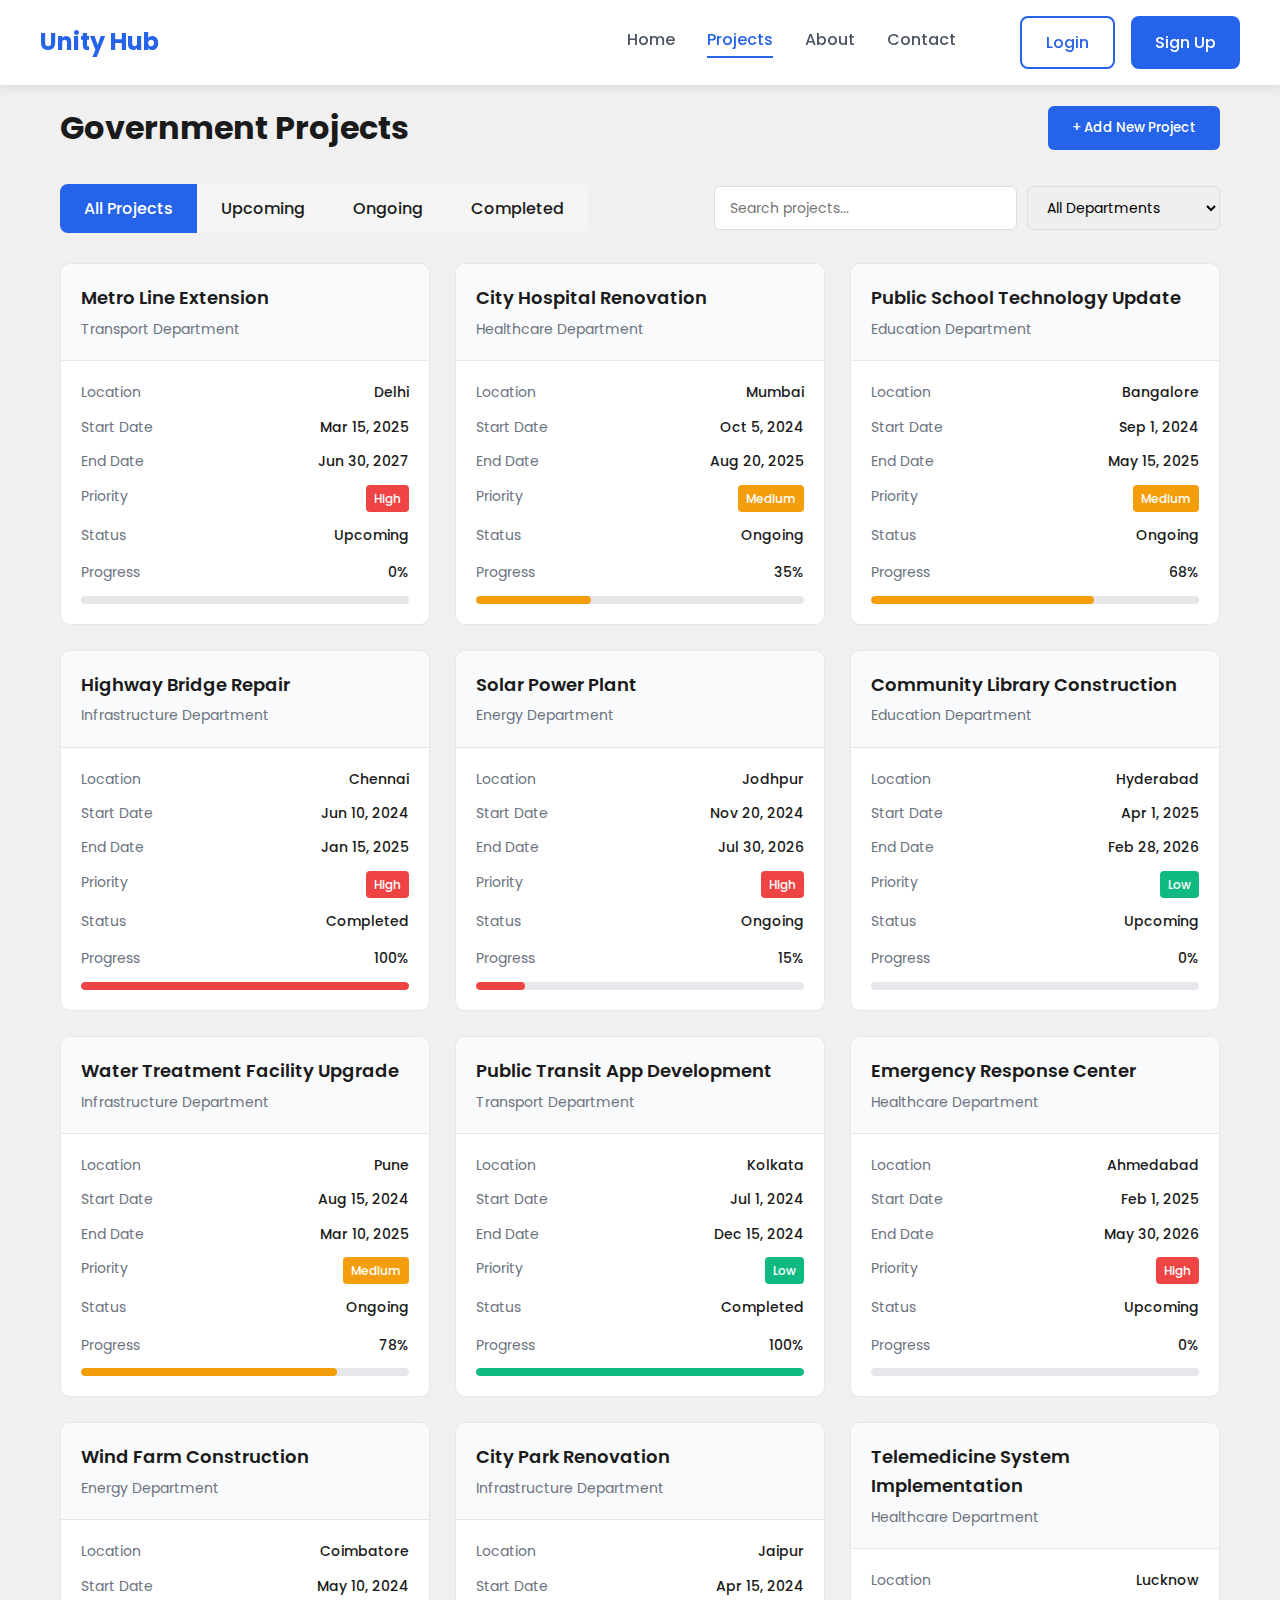
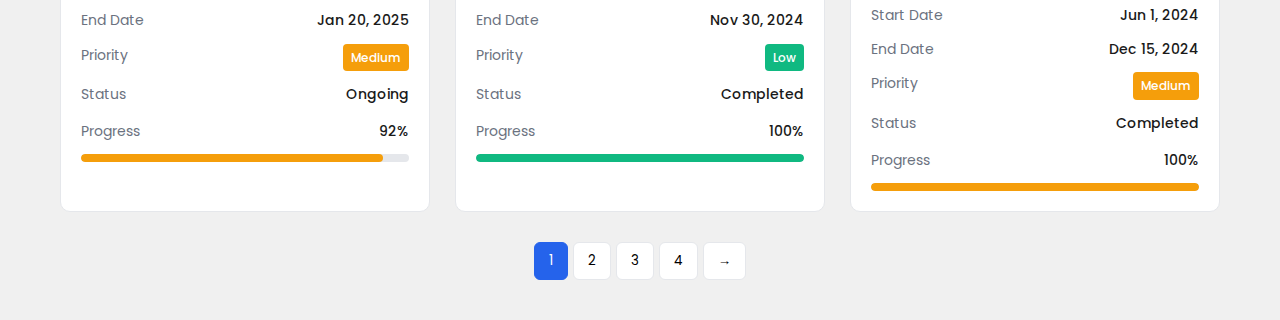
<file: projects.html>
<!DOCTYPE html>
<html lang="en">

<head>
    <meta charset="UTF-8">
    <meta name="viewport" content="width=device-width, initial-scale=1.0">
    <link rel="stylesheet" href="navbar.css">
    <!-- <link rel="stylesheet" href="home.css"> -->
    <link rel="stylesheet" href="project.css">
    <link href="https://fonts.googleapis.com/css2?family=Poppins:wght@300;400;500;600;700&display=swap"
        rel="stylesheet" />

</head>

<body>
    <nav id="navbar">
        <div class="nav-content">
            <div class="nav-left">
                <div class="logo">Unity Hub</div>
            </div>
            <div class="nav-links">
                <a href="Home.html" class="nav-link">Home</a>
                <a href="projects.html" class="nav-link active">Projects</a>
                <a href="About.html" class="nav-link">About</a>
                <a href="Contact.html" class="nav-link">Contact</a>
                <div class="auth-buttons">
                    <button class="btn btn-secondary" onclick="openLogin()">
                        Login
                    </button>
                    <button class="btn btn-primary" onclick="openRegister()">
                        Sign Up
                    </button>
                </div>
            </div>
        </div>
    </nav>
    <!-- Login Modal -->
  <!-- <div id="login-modal" class="modal-overlay" style="display: none">
    <div class="modal">
      <h2>Login</h2>
      <form action="login.php" method="POST" onsubmit="handleLogin(event)">
        <input type="email" name="email" placeholder="Email" required />
        <input type="password" name="password" placeholder="Password" required />
        <button type="submit" class="btn btn-primary">Login</button>
      </form>
      <button class="modal-close" onclick="closeLogin()">Close</button>
    </div>
  </div>
  </div> -->

  <!-- Register Modal -->
  <!-- <div id="register-modal" class="modal-overlay" style="display: none">
    <div class="modal">
      <h2>Register</h2>
      <form action="api.php" method="POST" onsubmit="handleRegister(event)">
        <input type="text" name="name" placeholder="Name" required />
        <input type="email" name="email" placeholder="Email" required />
        <input type="password" name="password" placeholder="Password" required />
        <button type="submit" class="btn btn-primary">Sign Up</button>
      </form>
      <button class="modal-close" onclick="closeRegister()">Close</button>
    </div>
  </div> -->
    <section class="projects-container">
        <div class="header-container">
            <h1>Government Projects</h1>
            <button id="add-project-btn" class="add-project-btn">+ Add New Project</button>
        </div>

        <div class="filter-container">
            <div class="filter-tabs">
                <div class="filter-tab active" data-status="all">All Projects</div>
                <div class="filter-tab" data-status="upcoming">Upcoming</div>
                <div class="filter-tab" data-status="ongoing">Ongoing</div>
                <div class="filter-tab" data-status="completed">Completed</div>
            </div>

            <div class="search-filter">
                <input type="text" id="search-input" placeholder="Search projects...">
                <select id="department-filter">
                    <option value="all">All Departments</option>
                    <option value="transport">Transport</option>
                    <option value="healthcare">Healthcare</option>
                    <option value="education">Education</option>
                    <option value="infrastructure">Infrastructure</option>
                    <option value="energy">Energy</option>
                    <option value="agriculture">Agriculture</option>
                    <option value="technology">Technology</option>
                    <option value="environment">Environment</option>
                    <option value="social">Social Affairs</option>
                    <option value="urban">Urban Development</option>
                    <option value="defense">Defense</option>
                    <option value="tourism">Tourism</option>
                </select>
            </div>
        </div>

        <div class="projects-grid" id="projects-grid">
            <!-- Projects will be dynamically inserted here -->
        </div>

        <div class="pagination" id="pagination">
            <!-- Pagination buttons will be added here -->
        </div>
    </section>

    <!-- Modal for adding a new project -->
    <div id="add-project-modal" class="modal">
        <div class="modal-content">
            <span class="close-modal">&times;</span>
            <h2>Add New Project</h2>
            <form id="add-project-form">
                <div class="form-group">
                    <label for="project-title">Title</label>
                    <input type="text" id="project-title" required>
                </div>
                <div class="form-group">
                    <label for="project-department">Department</label>
                    <select id="project-department" required>
                        <option value="">Select Department</option>
                        <option>Transport</option>
                        <option>Healthcare</option>
                        <option>Education</option>
                        <option>Infrastructure</option>
                        <option>Energy</option>
                        <option>Agriculture</option>
                        <option>Technology</option>
                        <option>Environment</option>
                        <option>Social Affairs</option>
                        <option>Urban Development</option>
                        <option>Defense</option>
                        <option>Tourism</option>
                    </select>
                </div>
                <div class="form-group">
                    <label for="project-location">Location</label>
                    <select id="project-location" required>
                        <option value="">Select City</option>
                        <option>Mumbai</option>
                        <option>Delhi</option>
                        <option>Bangalore</option>
                        <option>Hyderabad</option>
                        <option>Ahmedabad</option>
                        <option>Chennai</option>
                        <option>Kolkata</option>
                        <option>Surat</option>
                        <option>Pune</option>
                        <option>Jaipur</option>
                        <option>Lucknow</option>
                        <option>Kanpur</option>
                        <option>Nagpur</option>
                        <option>Indore</option>
                        <option>Thane</option>
                        <option>Bhopal</option>
                        <option>Visakhapatnam</option>
                        <option>Patna</option>
                        <option>Vadodara</option>
                        <option>Ghaziabad</option>
                        <option>Ludhiana</option>
                        <option>Agra</option>
                        <option>Nashik</option>
                        <option>Faridabad</option>
                        <option>Meerut</option>
                        <option>Rajkot</option>
                        <option>Kalyan-Dombivli</option>
                        <option>Vasai-Virar</option>
                        <option>Varanasi</option>
                        <option>Srinagar</option>
                        <option>Aurangabad</option>
                        <option>Dhanbad</option>
                        <option>Amritsar</option>
                        <option>Navi Mumbai</option>
                        <option>Allahabad</option>
                        <option>Howrah</option>
                        <option>Gwalior</option>
                        <option>Jabalpur</option>
                        <option>Coimbatore</option>
                        <option>Vijayawada</option>
                        <option>Jodhpur</option>
                        <option>Madurai</option>
                        <option>Raipur</option>
                        <option>Kota</option>
                        <option>Chandigarh</option>
                    </select>
                </div>
                <div class="form-group">
                    <label for="project-start-date">Start Date</label>
                    <input type="date" id="project-start-date" required>
                </div>
                <div class="form-group">
                    <label for="project-end-date">End Date</label>
                    <input type="date" id="project-end-date" required>
                </div>
                <div class="form-group">
                    <label for="project-priority">Priority</label>
                    <select id="project-priority" required>
                        <option value="low">Low</option>
                        <option value="medium">Medium</option>
                        <option value="high">High</option>
                    </select>
                </div>
                <div class="form-group">
                    <label for="project-status">Status</label>
                    <select id="project-status" required>
                        <option value="upcoming">Upcoming</option>
                        <option value="ongoing">Ongoing</option>
                        <option value="completed">Completed</option>
                    </select>
                </div>
                <div class="form-group">
                    <label for="project-progress">Progress (%)</label>
                    <input type="number" id="project-progress" min="0" max="100" value="0" required>
                </div>
                <button type="submit" class="submit-btn">Add Project</button>
            </form>
        </div>
    </div>
    <script src="project.js"></script>
    <script src="home.js"></script>
</body>

</html>
</file>
<file: navbar.css>
/* Global font */
* {
  margin: 0;
  padding: 0;
  box-sizing: border-box;
  font-family: 'Poppins', sans-serif;
}

html {
  scroll-behavior: smooth;
}

body {
  line-height: 1.6;
  overflow-x: hidden;
  background-color: #f0f0f0;
  color: #1a1a1a;
}

/* Navigation */
nav {
  background: rgba(255, 255, 255, 0.95);
  backdrop-filter: blur(10px);
  padding: 1rem 2rem;
  position: fixed;
  width: 100%;
  top: 0;
  z-index: 1000;
  box-shadow: 0 2px 10px rgba(0, 0, 0, 0.1);
}

.nav-content {
  max-width: 1200px;
  margin: 0 auto;
  display: flex;
  justify-content: space-between;
  align-items: center;
}

.logo {
  font-size: 1.5rem;
  font-weight: bold;
  color: #2563eb;
}

.nav-links {
  display: flex;
  gap: 2rem;
  align-items: center;
}

.nav-link {
  text-decoration: none;
  color: #4b5563;
  font-weight: 500;
  transition: color 0.3s ease;
  position: relative;
  padding-bottom: 5px;
}

.nav-link::after {
  content: '';
  position: absolute;
  width: 100%;
  height: 2px;
  bottom: 0;
  left: 0;
  background-color: #2563eb;
  transform: scaleX(0);
  transition: transform 0.3s ease;
}

.nav-link:hover::after,
.nav-link.active::after {
  transform: scaleX(1);
}

.nav-link.active {
  color: #2563eb;
}

/* Buttons */
.auth-buttons {
  display: flex;
  gap: 1rem;
  margin-left: 2rem;

}

.btn {
  padding: 0.75rem 1.5rem;
  border-radius: 8px;
  font-weight: 500;
  cursor: pointer;
  transition: all 0.3s ease;
  border: none;
  font-size: 1rem;
  text-decoration: none;
  display: inline-block;
}

.btn-primary {
  background: #2563eb;
  color: white;
}

.btn-primary:hover {
  background: #1d4ed8;
  transform: translateY(-2px);
  box-shadow: 0 4px 12px rgba(37, 99, 235, 0.2);
}

.btn-secondary {
  background: white;
  color: #2563eb;
  border: 2px solid #2563eb;
}

.btn-secondary:hover {
  background: #f8fafc;
  transform: translateY(-2px);
  box-shadow: 0 4px 12px rgba(37, 99, 235, 0.1);
}

@media (max-width: 1024px) {
  .stats-grid {
    grid-template-columns: repeat(2, 1fr);
    gap: 1.5rem;
  }
}

@media (max-width: 768px) {
  .about-content-wrapper {
    grid-template-columns: 1fr;
    gap: 2rem;
  }

  .about-text {
    padding-right: 0;
  }

  .about-images {
    grid-template-columns: 1fr;
  }

  .about-text h3 {
    font-size: 1.75rem;
  }

  .stat-card {
    padding: 1.5rem;
  }

  .stat-value {
    font-size: 2rem;
  }
}

@media (max-width: 480px) {
  .stats-grid {
    grid-template-columns: 1fr;
  }

  .about-buttons {
    flex-direction: column;
  }

  .about-modern {
    padding: 3rem 1rem;
  }
}
footer {
  background: #000000;
  color: #fff;
  text-align: center;
  padding: 1rem 0;
}
/* Responsive Design */
@media (max-width: 768px) {
  .nav-links {
    display: none;
  }

  h1 {
    font-size: 2.5rem;
  }

  .hero-description {
    font-size: 1.125rem;
  }

  .button-group {
    flex-direction: column;
    align-items: center;
  }

  .marquee-item {
    flex: 0 0 250px;
  }

  @keyframes scroll {
    0% {
      transform: translateX(0);
    }

    100% {
      transform: translateX(calc(-250px * 4 - 8rem));
    }
  }

}

#typed-text {

  color: blue;
}
</file>
<file: home.css>
/* Hero Section */
.hero {
  min-height: 100vh;
  background: linear-gradient(135deg, #f0f9ff 0%, #e0f2fe 100%);
  display: flex;
  align-items: center;
  justify-content: center;
  position: relative;
  overflow: hidden;
  padding-top: 4rem;
}

.hero-content {
  max-width: 1200px;
  margin: 0 auto;
  padding: 2rem;
  text-align: center;
  transform: translateY(0);
  transition: transform 0.5s ease-out;
  opacity: 0;
  animation: fadeIn 1s forwards;
}

@keyframes fadeIn {
  to {
    opacity: 1;
  }
}

h1 {
  font-size: 3.5rem;
  margin-bottom: 1.5rem;
  line-height: 1.2;
  color: #2563eb;
}

.hero-description {
  font-size: 1.25rem;
  color: #4b5563;
  max-width: 600px;
  margin: 0 auto 2rem;
}

.highlight-text {
  color: #2563eb;
  position: relative;
  display: inline-block;
}

.highlight-text::after {
  content: '';
  position: absolute;
  width: 100%;
  height: 2px;
  bottom: 0;
  left: 0;
  background-color: #2563eb;
  transform: scaleX(0);
  transition: transform 0.4s ease-out;
}

.highlight-text:hover::after {
  transform: scaleX(1);
}

.button-group {
  display: flex;
  gap: 1rem;
  justify-content: center;
}

/* Products Section */
.products {
  padding: 5rem 2rem;
  background: #f9fcff;
  overflow: hidden;
}

.section-title {
  text-align: center;
  font-size: 2.5rem;
  margin-bottom: 3rem;
  color: #1e293b;
}

.marquee {
  position: relative;
  width: 100%;
  overflow: visible;
  margin: 2rem 0;
}

.marquee-content {
  display: flex;
  animation: scroll 25s linear infinite;
  gap: 4rem;
}

.marquee-item {
  flex: 0 0 300px;
  padding: 1rem;
  background: rgb(234, 234, 234);
  border-radius: 12px;
  box-shadow: 0 4px 6px -1px rgba(0, 0, 0, 0.1);
  transition: transform 0.3s ease;
}

.marquee-item:hover {
  transform: translateY(-10px);
}

.marquee-item img {
  width: 100%;
  height: 200px;
  object-fit: cover;
  border-radius: 8px;
}

.marquee-item h3 {
  margin-top: 1rem;
  font-size: 1.25rem;
  color: #1e293b;
}

@keyframes scroll {
  0% {
    transform: translateX(0);
  }

  100% {
    transform: translateX(calc(-300px * 4 - 8rem));
  }
}

/* Features Section */
.features {
  padding: 5rem 2rem;
  background: #f9fcff;
}

.features-grid {
  max-width: 1500px;
  margin: 0 auto;
  display: grid;
  grid-template-columns: repeat(auto-fit, minmax(300px, 1fr));
  gap: 2.5rem;
}

.feature-card {
  background: white;
  border-radius: 16px;
  padding: 2.5rem;
  text-align: center;
  box-shadow: 0 10px 20px rgba(0, 0, 0, 0.05);
  transition: all 0.3s ease;
  border: 1px solid rgba(0, 0, 0, 0.05);
}

.feature-card:hover {
  transform: translateY(-10px);
  box-shadow: 0 20px 30px rgba(0, 0, 0, 0.1);
}

.feature-icon {
  font-size: 2.5rem;
  margin-bottom: 1.5rem;
}

.feature-title {
  font-size: 1.5rem;
  color: #1e293b;
  margin-bottom: 1rem;
}

.feature-description {
  color: #64748b;
  margin-bottom: 1.5rem;
  line-height: 1.6;
}

.feature-link {
  color: #1d4ed8;
  text-decoration: none;
  font-weight: 500;
  transition: color 0.3s ease;
}

.feature-link:hover {
  color: #1d4ed8;
}

/* About & Contact Sections */
.about {
  background: #f8fafc;
  padding: 5rem 2rem;
}

.contact {
  background: #f8fafc;
  padding: 5rem 2rem;
}

.about-content {
  max-width: 800px;
  margin: 0 auto;
  text-align: center;
}

.contact-content {
  max-width: 800px;
  margin: 0 auto;
  text-align: center;
}


/* Contact Form */
.contact-form {
  max-width: 500px;
  margin: 2rem auto 0;
}

.form-group {
  margin-bottom: 1.5rem;
  text-align: left;
}

.form-group label {
  display: block;
  margin-bottom: 0.5rem;
  color: #4b5563;
}

.form-group input,
.form-group textarea {
  width: 100%;
  padding: 0.75rem;
  border: 1px solid #e2e8f0;
  border-radius: 8px;
}

.form-group textarea {
  height: 150px;
  resize: vertical;
}

/* Modal Styles */
.modal-overlay {
  position: fixed;
  inset: 0;
  background: rgba(0, 0, 0, 0.5);
  display: flex;
  align-items: center;
  justify-content: center;
  z-index: 10000;
}

.modal {
  background: white;
  padding: 2rem;
  border-radius: 8px;
  max-width: 400px;
  width: 90%;
  text-align: center;
}

.modal h2 {
  margin-bottom: 1rem;
}

.modal input {
  width: 100%;
  padding: 0.75rem;
  margin-bottom: 1rem;
  border: 1px solid #e2e8f0;
  border-radius: 8px;
}

.modal-close {
  margin-top: 1rem;
  background: none;
  border: none;
  color: #2563eb;
  cursor: pointer;
}

/* Footer */
footer {
  background: #000000;
  color: #fff;
  text-align: center;
  padding: 1rem 0;
}

/* about-section.css */
/* Add these styles to a new CSS file and import it in your main CSS file */
.about-modern {
  padding: 5rem 2rem;
  background: linear-gradient(to bottom, #ffffff, #f0f7ff);
  position: relative;
  overflow: hidden;
}

.about-container {
  max-width: 1200px;
  margin: 0 auto;
  position: relative;
  z-index: 1;
}

.about-header {
  text-align: center;
  margin-bottom: 4rem;
}

.title-underline {
  width: 300px;
  height: 4px;
  background-color: #4325eb;
  margin: -2rem auto 2rem;
  border-radius: 2px;
}

.about-content-wrapper {
  display: grid;
  grid-template-columns: 1fr 1fr;
  gap: 3rem;
  margin-bottom: 4rem;
  align-items: center;
}

.about-text {
  padding-right: 2rem;
}

.about-text h3 {
  font-size: 2rem;
  font-weight: 600;
  color: #1e293b;
  margin-bottom: 1.5rem;
  line-height: 1.3;
}

.about-text p {
  color: #64748b;
  margin-bottom: 1.5rem;
  line-height: 1.8;
  font-size: 1.125rem;
}

.about-buttons {
  display: flex;
  gap: 1rem;
  margin-top: 2rem;
}

.about-images {
  display: grid;
  grid-template-columns: 1fr 1fr;
  gap: 1rem;
}

.image-card {
  background: white;
  padding: 2rem;
  border-radius: 2rem;
  box-shadow: 0 20px 40px rgba(0, 0, 0, 0.1);
  transition: all 0.3s ease;
  overflow: visible;
}

.image-card:hover {
  transform: translateY(-0.5rem);
  box-shadow: 0 25px 50px rgba(0, 0, 0, 0.15);
}


.image-card img {
  width: 500px;
  border-radius: 0.5rem;
  height: 100%;
  transition: transform 0.3s ease;
}

.image-card:hover img {
  transform: scale(1.05);
}

.stats-grid {
  display: grid;
  grid-template-columns: repeat(4, 1fr);
  gap: 2rem;
  margin-top: 4rem;
}

.stat-card {
  background: white;
  padding: 2rem;
  border-radius: 1rem;
  text-align: center;
  box-shadow: 0 10px 20px rgba(0, 0, 0, 0.05);
  transition: transform 0.3s ease;
  border: 1px solid rgba(37, 99, 235, 0.1);
}

.stat-card:hover {
  transform: translateY(-0.5rem);
  border-color: rgba(37, 99, 235, 0.3);
}

.stat-icon {
  font-size: 2.5rem;
  margin-bottom: 1rem;
}

.stat-value {
  font-size: 2.5rem;
  font-weight: 700;
  color: #2563eb;
  margin-bottom: 0.5rem;
  line-height: 1;
}

.stat-label {
  color: #64748b;
  font-weight: 500;
  font-size: 1.125rem;
}

/* Responsive Design */
@media (max-width: 1024px) {
  .stats-grid {
    grid-template-columns: repeat(2, 1fr);
    gap: 1.5rem;
  }
}

@media (max-width: 768px) {
  .about-content-wrapper {
    grid-template-columns: 1fr;
    gap: 2rem;
  }

  .about-text {
    padding-right: 0;
  }

  .about-images {
    grid-template-columns: 1fr;
  }

  .about-text h3 {
    font-size: 1.75rem;
  }

  .stat-card {
    padding: 1.5rem;
  }

  .stat-value {
    font-size: 2rem;
  }
}

@media (max-width: 480px) {
  .stats-grid {
    grid-template-columns: 1fr;
  }

  .about-buttons {
    flex-direction: column;
  }

  .about-modern {
    padding: 3rem 1rem;
  }
}

/* Responsive Design */
@media (max-width: 768px) {
  .nav-links {
    display: none;
  }

  h1 {
    font-size: 2.5rem;
  }

  .hero-description {
    font-size: 1.125rem;
  }

  .button-group {
    flex-direction: column;
    align-items: center;
  }

  .marquee-item {
    flex: 0 0 250px;
  }

  @keyframes scroll {
    0% {
      transform: translateX(0);
    }

    100% {
      transform: translateX(calc(-250px * 4 - 8rem));
    }
  }

}

#typed-text {

  color: blue;
}
</file>
<file: project.css>
body{
    margin-top: 8%;
}
.projects-container {
  max-width: 1200px;
  margin: 40px auto;
  padding: 0 20px;
  font-family: 'Segoe UI', Tahoma, Geneva, Verdana, sans-serif;
}

.header-container {
  display: flex;
  justify-content: space-between;
  align-items: center;
  flex-wrap: wrap;
  gap: 20px;
  margin-bottom: 30px;
}

.filter-container {
  display: flex;
  justify-content: space-between;
  align-items: center;
  margin-bottom: 30px;
  flex-wrap: wrap;
  gap: 15px;
}

.filter-tabs {
  display: flex;
  background-color: #f5f5f5;
  border-radius: 8px;
  overflow: hidden;
}

.filter-tab {
  padding: 12px 24px;
  cursor: pointer;
  font-weight: 500;
  transition: background-color 0.3s;
}

.filter-tab.active {
  background-color: #2563eb;
  color: white;
}

.search-filter {
  display: flex;
  gap: 10px;
}

.search-filter input, .search-filter select {
  padding: 10px 15px;
  border: 1px solid #ddd;
  border-radius: 6px;
  font-size: 14px;
}

.projects-grid {
  display: grid;
  grid-template-columns: repeat(auto-fill, minmax(350px, 1fr));
  gap: 25px;
  margin-top: 20px;
}

.project-card {
  border: 1px solid #e5e7eb;
  border-radius: 10px;
  overflow: hidden;
  transition: transform 0.3s, box-shadow 0.3s;
  background-color: white;
}

.project-card:hover {
  transform: translateY(-5px);
  box-shadow: 0 10px 20px rgba(0, 0, 0, 0.1);
}

.project-header {
  padding: 20px;
  background-color: #f9fafb;
  border-bottom: 1px solid #e5e7eb;
}

.project-title {
  font-size: 18px;
  font-weight: 600;
  margin: 0 0 5px 0;
}

.project-department {
  font-size: 14px;
  color: #6b7280;
  margin: 0;
}

.project-body {
  padding: 20px;
}

.project-detail {
  display: flex;
  justify-content: space-between;
  margin-bottom: 12px;
}

.detail-label {
  font-size: 14px;
  color: #6b7280;
}

.detail-value {
  font-size: 14px;
  font-weight: 500;
}

.progress-container {
  margin-top: 15px;
}

.progress-bar {
  height: 8px;
  background-color: #e5e7eb;
  border-radius: 4px;
  overflow: hidden;
}

.progress-fill {
  height: 100%;
  border-radius: 4px;
  transition: width 0.5s ease;
}

.low-priority {
  background-color: #10b981;
}

.medium-priority {
  background-color: #f59e0b;
}

.high-priority {
  background-color: #ef4444;
}

.priority-badge {
  display: inline-block;
  padding: 4px 8px;
  border-radius: 4px;
  font-size: 12px;
  font-weight: 500;
  color: white;
}

.no-projects {
  grid-column: 1 / -1;
  text-align: center;
  padding: 40px;
  background-color: #f9fafb;
  border-radius: 8px;
  font-size: 16px;
  color: #6b7280;
}

.pagination {
  display: flex;
  justify-content: center;
  margin-top: 30px;
  gap: 5px;
}

.page-button {
  padding: 8px 14px;
  border: 1px solid #e5e7eb;
  border-radius: 6px;
  background-color: white;
  cursor: pointer;
  transition: background-color 0.3s;
}

.page-button.active {
  background-color: #2563eb;
  color: white;
  border-color: #2563eb;
}

.page-button:hover:not(.active) {
  background-color: #f9fafb;
}

/* Add Project Button & Modal Styles */
.add-project-btn {
  padding: 12px 24px;
  background-color: #2563eb;
  color: white;
  border: none;
  border-radius: 6px;
  font-weight: 500;
  cursor: pointer;
  transition: background-color 0.3s;
  height: fit-content;
}

.add-project-btn:hover {
  background-color: #1d4ed8;
}

.modal {
  display: none;
  position: fixed;
  z-index: 1000;
  left: 0;
  top: 0;
  width: 100%;
  height: 100%;
  background-color: rgba(0, 0, 0, 0.5);
}

.modal-content {
  position: relative;
  background-color: white;
  margin: 5% auto;
  padding: 30px;
  width: 90%;
  max-width: 600px;
  border-radius: 10px;
  box-shadow: 0 4px 20px rgba(0, 0, 0, 0.15);
  max-height: 80vh;
  overflow-y: auto;
}

.close-modal {
  position: absolute;
  top: 15px;
  right: 20px;
  font-size: 24px;
  cursor: pointer;
}

.form-group {
  margin-bottom: 20px;
}

.form-group label {
  display: block;
  margin-bottom: 8px;
  font-weight: 500;
}

.form-group input, .form-group select {
  width: 100%;
  padding: 10px;
  border: 1px solid #ddd;
  border-radius: 6px;
  font-size: 14px;
}

#project-location {
  appearance: none;
  background-image: url("data:image/svg+xml;charset=US-ASCII,%3Csvg%20xmlns%3D%22http%3A%2F%2Fwww.w3.org%2F2000%2Fsvg%22%20width%3D%22292.4%22%20height%3D%22292.4%22%3E%3Cpath%20fill%3D%22%23007CB2%22%20d%3D%22M287%2069.4a17.6%2017.6%200%200%200-13-5.4H18.4c-5%200-9.3%201.8-12.9%205.4A17.6%2017.6%200%200%200%200%2082.2c0%205%201.8%209.3%205.4%2012.9l128%20127.9c3.6%203.6%207.8%205.4%2012.8%205.4s9.2-1.8%2012.8-5.4L287%2095c3.5-3.5%205.4-7.8%205.4-12.8%200-5-1.9-9.2-5.5-12.8z%22%2F%3E%3C%2Fsvg%3E");
  background-repeat: no-repeat;
  background-position: right 0.7rem top 50%;
  background-size: 0.65rem auto;
}

.submit-btn {
  width: 100%;
  padding: 12px;
  background-color: #2563eb;
  color: white;
  border: none;
  border-radius: 6px;
  font-weight: 500;
  cursor: pointer;
  transition: background-color 0.3s;
}

.submit-btn:hover {
  background-color: #1d4ed8;
}


@media (max-width: 768px) {
  .header-container {
    flex-direction: column;
    align-items: flex-start;
  }
  
  .add-project-btn {
    width: 100%;
  }
  
  .filter-container {
    flex-direction: column;
    align-items: stretch;
  }
  
  .search-filter {
    flex-direction: column;
  }
  
  .projects-grid {
    grid-template-columns: 1fr;
  }
}
</file>
